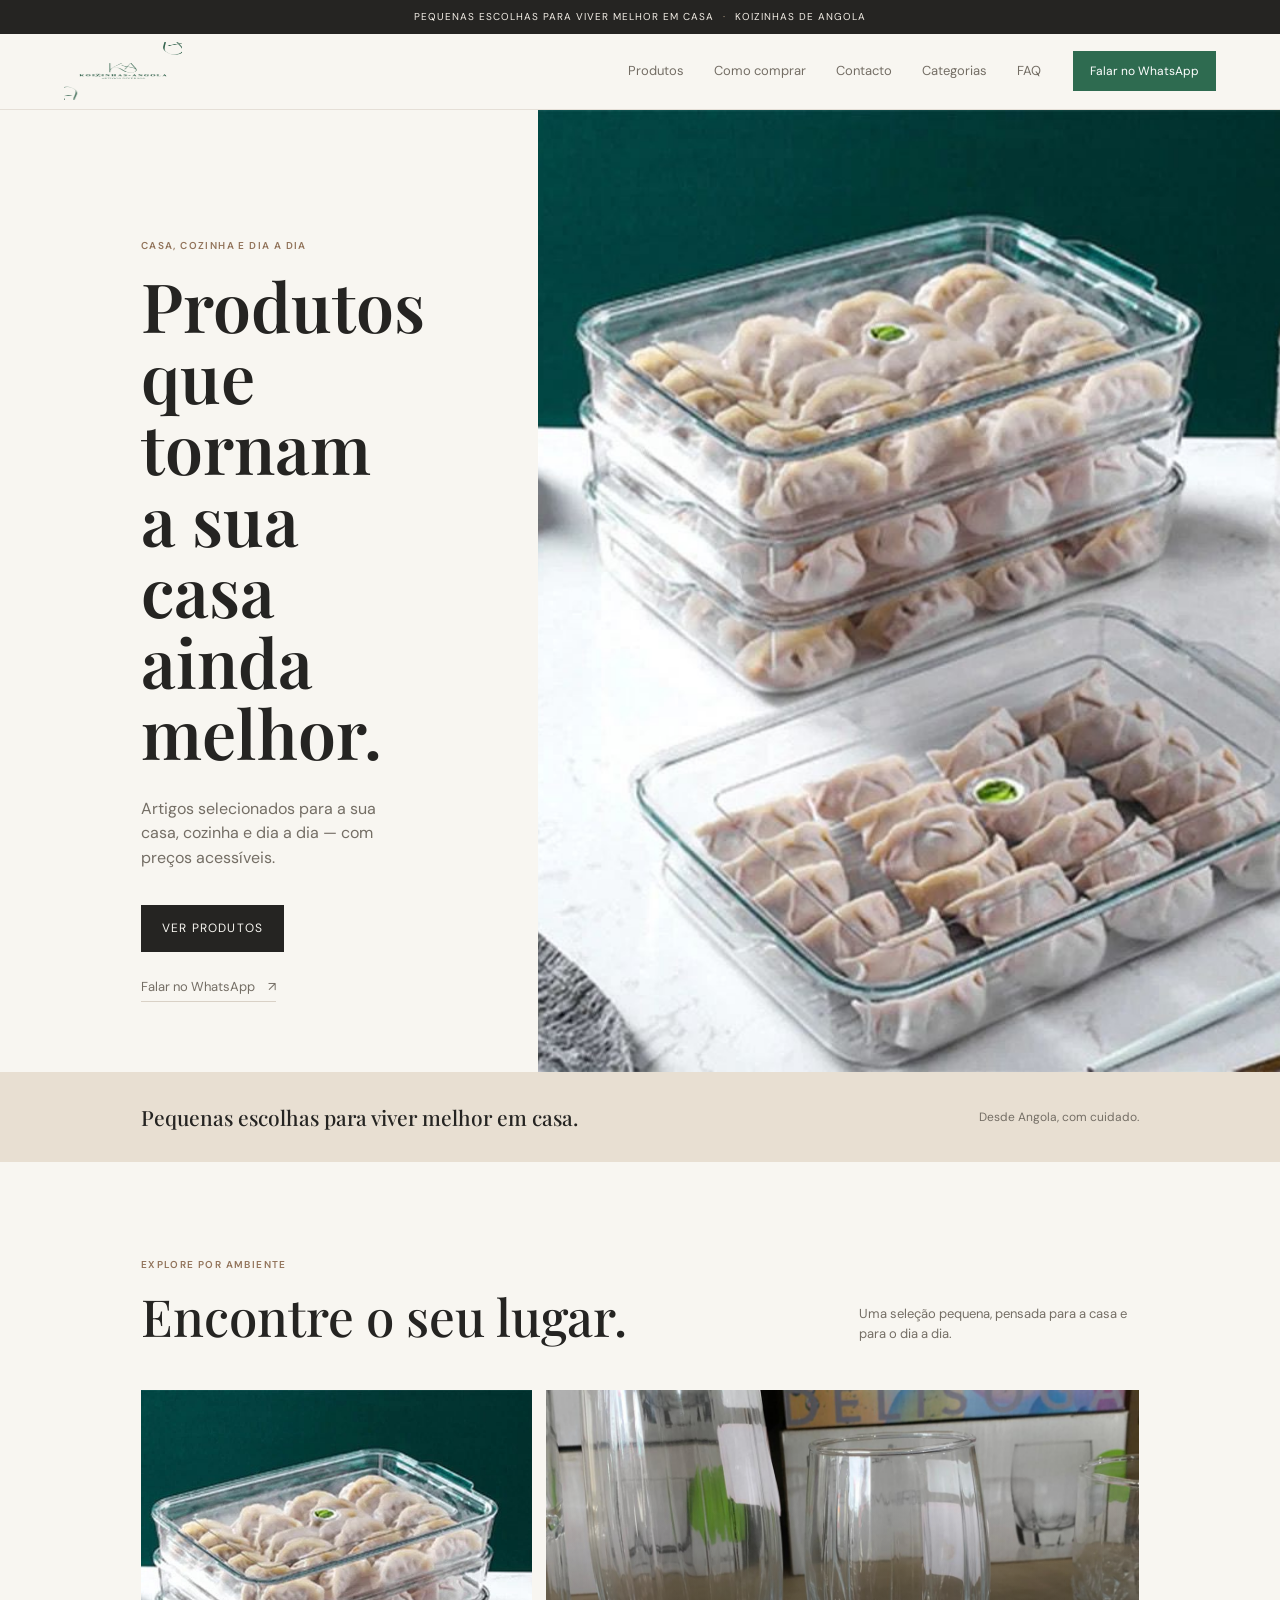
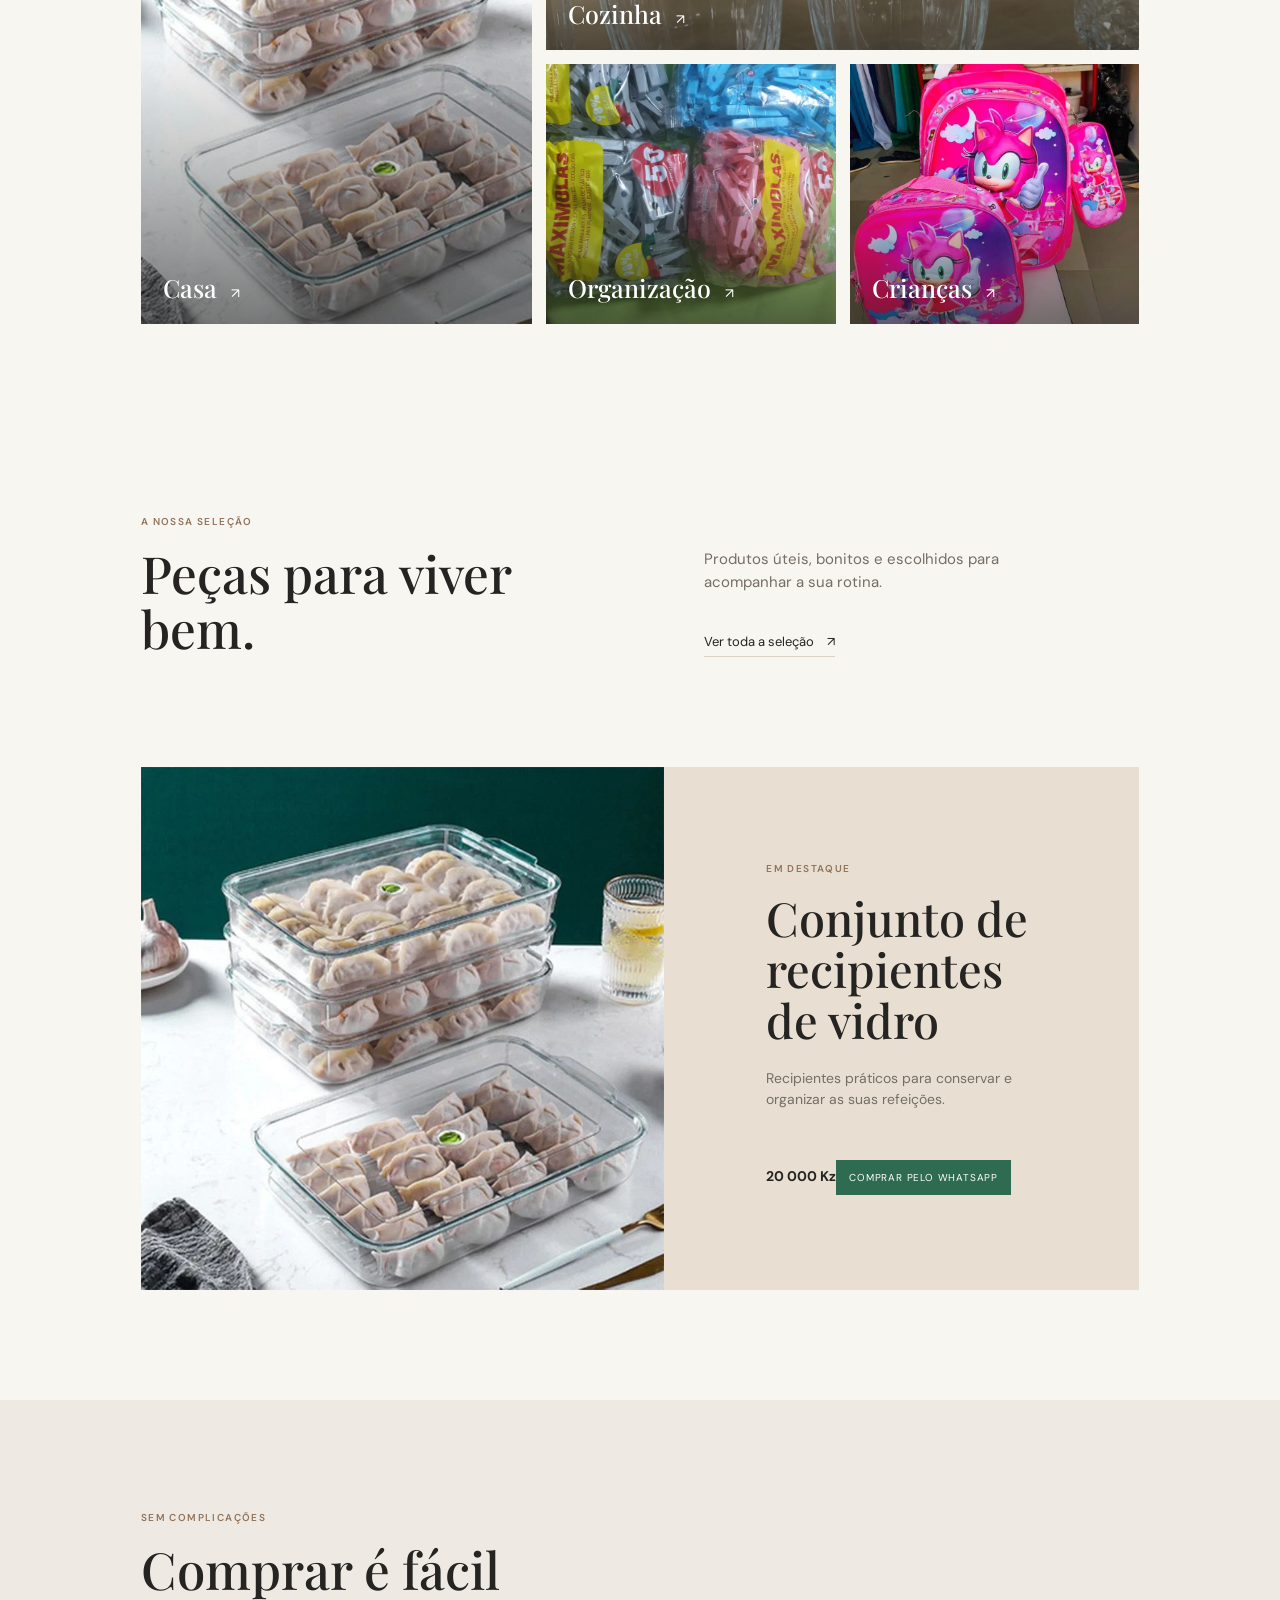
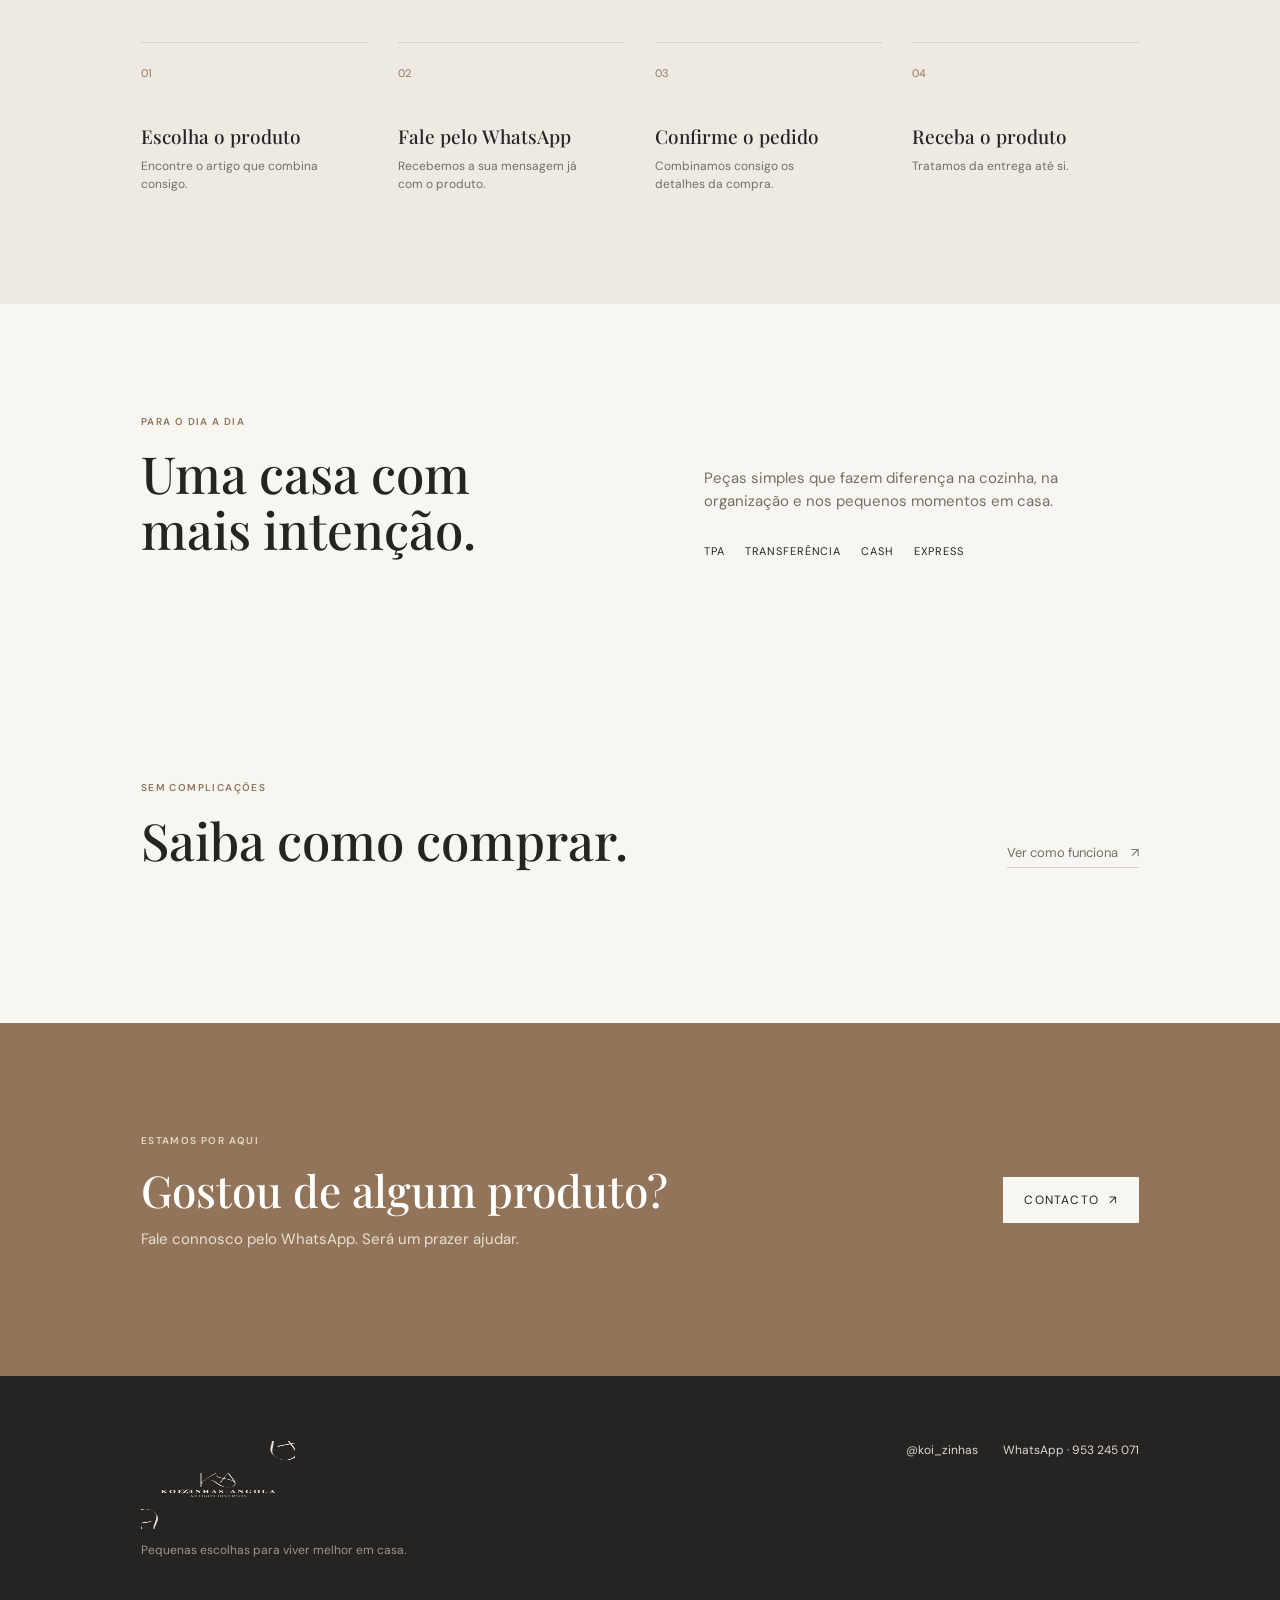
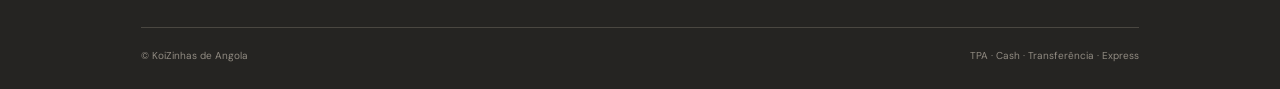
<file: index.html>
<!doctype html>
<html lang="pt-AO">
  <head>
    <meta charset="utf-8" />
    <meta name="viewport" content="width=device-width, initial-scale=1" />
    <title>KoiZinhas de Angola | Artigos para casa e lifestyle</title>
    <meta
      name="description"
      content="Artigos para casa, cozinha, organização e lifestyle. Compre facilmente pelo WhatsApp."
    />
    <meta property="og:title" content="KoiZinhas de Angola" />
    <meta
      property="og:description"
      content="Pequenas escolhas para viver melhor em casa."
    />
    <meta property="og:type" content="website" />
    <link rel="stylesheet" href="css/style.css" />
    <script src="js/app.js" defer></script>
  </head>
  <body>
    <div class="announcement-bar">
      Pequenas escolhas para viver melhor em casa <span>·</span> KoiZinhas de
      Angola
    </div>
    <header class="site-header">
      <a class="logo" href="#inicio" aria-label="KoiZinhas de Angola"
        ><img src="assets/logotipo1.png" alt="KoiZinhas de Angola"
      /></a>
      <nav class="main-nav" FFaria-label="Navegação principal">
        <a href="produtos.html">Produtos</a>
        <a href="como-comprar.html">Como comprar</a>
        <a href="contacto.html">Contacto</a>
        <a  href="produtos.html#categorias">Categorias</a>
        <a href="como-comprar.html#faq">FAQ</a>
      </nav>
      <a
        class="header-whatsapp"
        href="https://wa.me/244953245071"
        target="_blank"
        rel="noopener"
        >Falar no WhatsApp</a
      >
      <button
        class="menu-button"
        type="button"
        aria-expanded="false"
        aria-label="Abrir menu"
      >
        Menu
      </button>
    </header>

    <main id="inicio">
      <section class="hero">
        <div class="hero-copy">
          <p class="eyebrow">Casa, cozinha e dia a dia</p>
          <h1>Produtos que tornam a sua casa ainda melhor.</h1>
          <p class="hero-description">
            Artigos selecionados para a sua casa, cozinha e dia a dia — com
            preços acessíveis.
          </p>
          <div class="hero-actions">
            <a class="button dark" href="produtos.html">Ver produtos</a
            ><a
              class="underlined-link"
              href="https://wa.me/244953245071"
              target="_blank"
              rel="noopener"
              >Falar no WhatsApp <span>↗</span></a
            >
          </div>
        </div>
        <div class="hero-image">
          <img
            src="assets/WhatsApp Image 2026-09-14 at 06.25.52.jpeg"
            alt="Recipientes de vidro com alimentos"
            fetchpriority="high"
          />
        </div>
      </section>

      <section class="intro-strip">
        <p>Pequenas escolhas para viver melhor em casa.</p>
        <span>Desde Angola, com cuidado.</span>
      </section>

      <section class="category-showcase section">
        <div class="section-heading">
          <div>
            <p class="eyebrow">Explore por ambiente</p>
            <h2>Encontre o seu lugar.</h2>
          </div>
          <p>Uma seleção pequena, pensada para a casa e para o dia a dia.</p>
        </div>
        <div class="category-tiles">
          <a
            class="category-tile category-tile-large"
            href="produtos.html?category=Casa"
            ><img
              src="assets/WhatsApp Image 2026-09-14 at 06.25.52.jpeg"
              alt="Recipientes de vidro para a cozinha"
            /><span>Casa <b>↗</b></span></a
          >
          <a class="category-tile" href="produtos.html?category=Cozinha"
            ><img
              src="assets/WhatsApp Image 2026-09-14 at 06.25.52 (1).jpeg"
              alt="Conjunto de copos de vidro"
            /><span>Cozinha <b>↗</b></span></a
          >
          <a class="category-tile" href="produtos.html?category=Organização"
            ><img
              src="assets/WhatsApp Image 2026-09-14 at 06.26.06.jpeg"
              alt="Molas coloridas para roupa"
            /><span>Organização <b>↗</b></span></a
          >
          <a class="category-tile" href="produtos.html?category=Crianças"
            ><img
              src="assets/WhatsApp Image 2026-09-14 at 06.26.05.jpeg"
              alt="Mochila infantil colorida"
            /><span>Crianças <b>↗</b></span></a
          >
        </div>
      </section>

      <section class="section home-intro">
        <div>
          <p class="eyebrow">A nossa seleção</p>
          <h2>Peças para viver bem.</h2>
        </div>
        <div>
          <p>
            Produtos úteis, bonitos e escolhidos para acompanhar a sua rotina.
          </p>
          <a class="underlined-link" href="produtos.html"
            >Ver toda a seleção <span>↗</span></a
          >
        </div>
      </section>

      <section class="section feature-section" id="destaque"></section>

      <section class="section steps-section">
        <div class="section-heading">
          <div>
            <p class="eyebrow">Sem complicações</p>
            <h2>Comprar é fácil</h2>
          </div>
        </div>
        <div class="steps-grid">
          <article>
            <span>01</span>
            <h3>Escolha o produto</h3>
            <p>Encontre o artigo que combina consigo.</p>
          </article>
          <article>
            <span>02</span>
            <h3>Fale pelo WhatsApp</h3>
            <p>Recebemos a sua mensagem já com o produto.</p>
          </article>
          <article>
            <span>03</span>
            <h3>Confirme o pedido</h3>
            <p>Combinamos consigo os detalhes da compra.</p>
          </article>
          <article>
            <span>04</span>
            <h3>Receba o produto</h3>
            <p>Tratamos da entrega até si.</p>
          </article>
        </div>
      </section>

      <section class="section details-section">
        <div>
          <p class="eyebrow">Para o dia a dia</p>
          <h2>Uma casa com mais intenção.</h2>
        </div>
        <div class="details-copy">
          <p>
            Peças simples que fazem diferença na cozinha, na organização e nos
            pequenos momentos em casa.
          </p>
          <div class="payments">
            <span>TPA</span><span>Transferência</span><span>Cash</span
            ><span>Express</span>
          </div>
        </div>
      </section>

      <section class="section faq-section">
        <div class="section-heading">
          <div>
            <p class="eyebrow">Sem complicações</p>
            <h2>Saiba como comprar.</h2>
          </div>
          <a class="underlined-link" href="como-comprar.html"
            >Ver como funciona <span>↗</span></a
          >
        </div>
      </section>

      <section class="section contact-section">
        <div>
          <p class="eyebrow">Estamos por aqui</p>
          <h2>Gostou de algum produto?</h2>
          <p>Fale connosco pelo WhatsApp. Será um prazer ajudar.</p>
        </div>
        <a class="button light" href="contacto.html">Contacto <span>↗</span></a>
      </section>
    </main>

    <footer class="footer">
      <div>
        <a class="logo light-logo" href="index.html"
          ><img src="assets/logotipo1.png" alt="KoiZinhas de Angola"
        /></a>
        <p>Pequenas escolhas para viver melhor em casa.</p>
      </div>
      <div class="footer-links">
        <a
          href="https://instagram.com/koi_zinhas"
          target="_blank"
          rel="noopener"
          >@koi_zinhas</a
        ><a href="contacto.html">WhatsApp · 953 245 071</a>
      </div>
      <div class="footer-bottom">
        <span>© KoiZinhas de Angola</span
        ><span>TPA · Cash · Transferência · Express</span>
      </div>
    </footer>
    <div class="mobile-bar">
      <a href="produtos.html">Ver produtos</a
      ><a href="https://wa.me/244953245071" target="_blank" rel="noopener"
        >WhatsApp</a
      >
    </div>
    <dialog class="product-dialog" id="product-dialog">
      <button class="dialog-close" type="button" aria-label="Fechar detalhes">
        ×
      </button>
      <div id="dialog-content"></div>
    </dialog>
  </body>
</html>
</file>
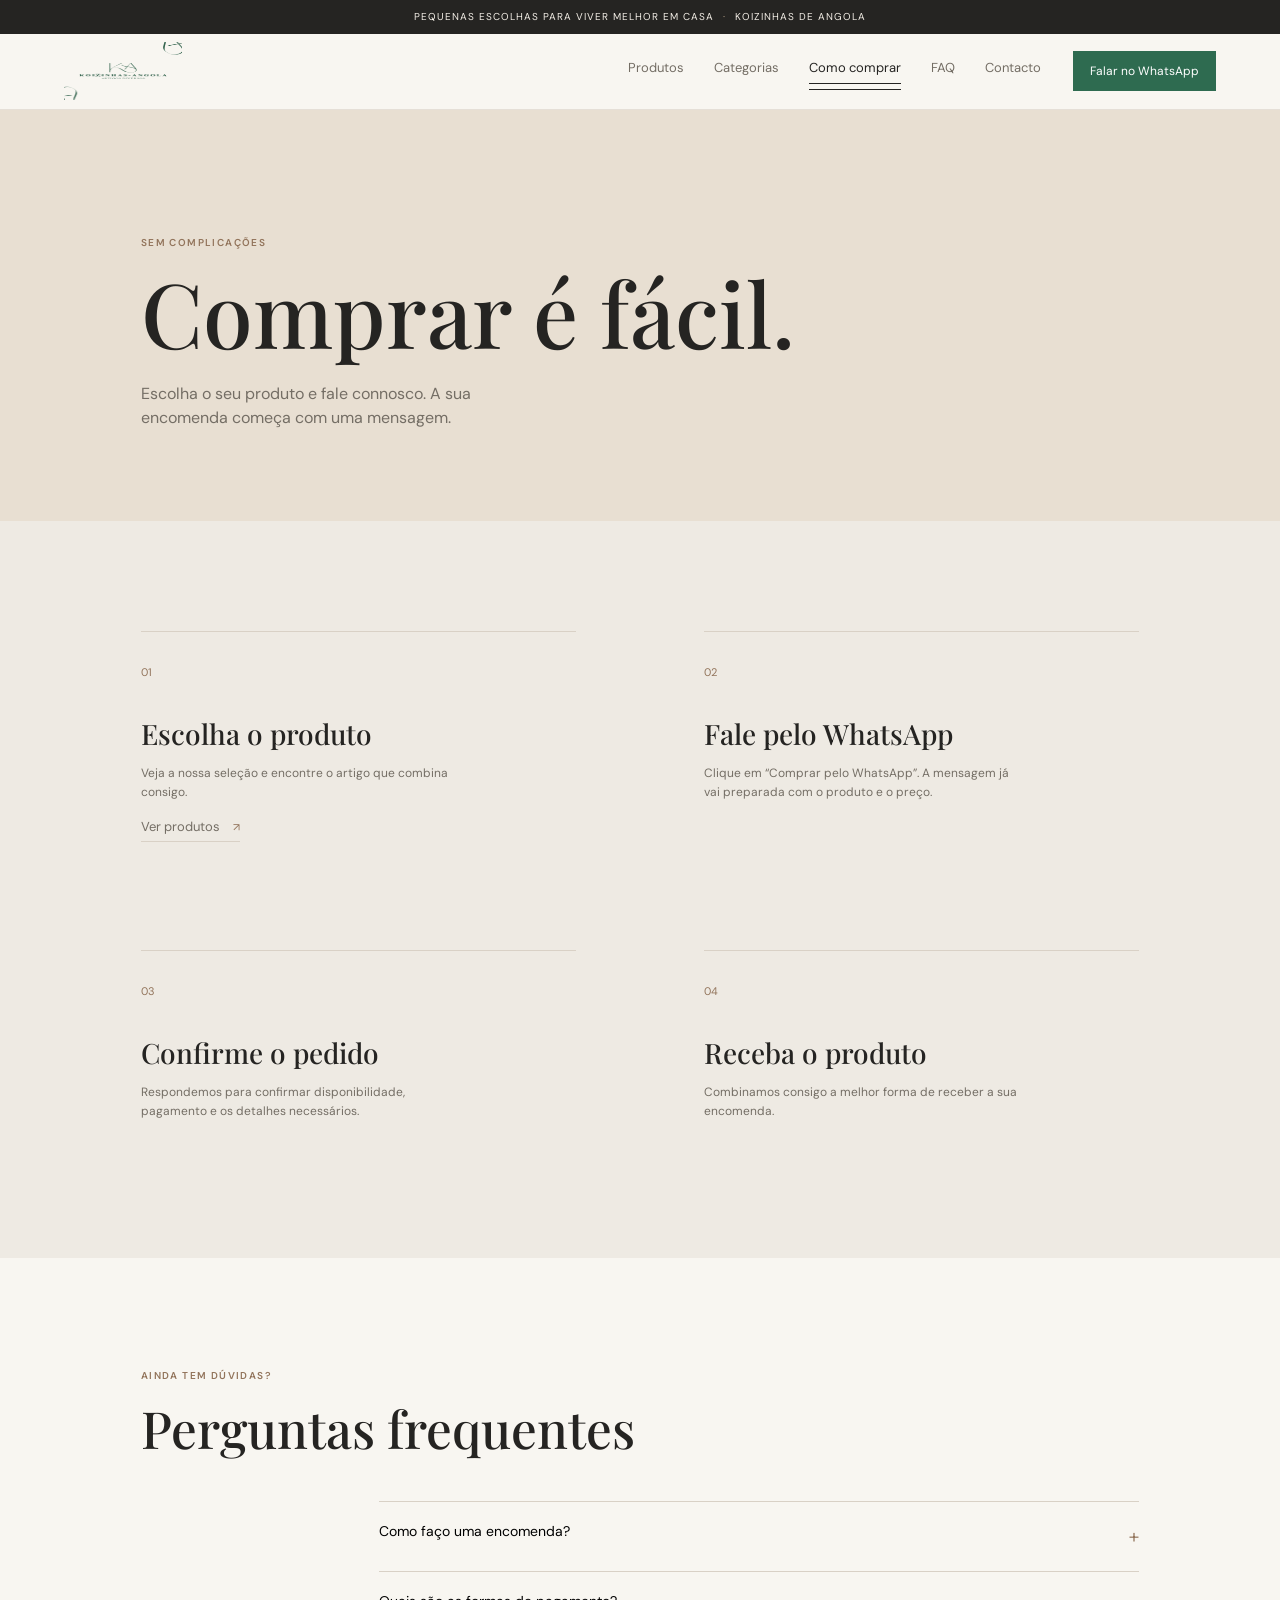
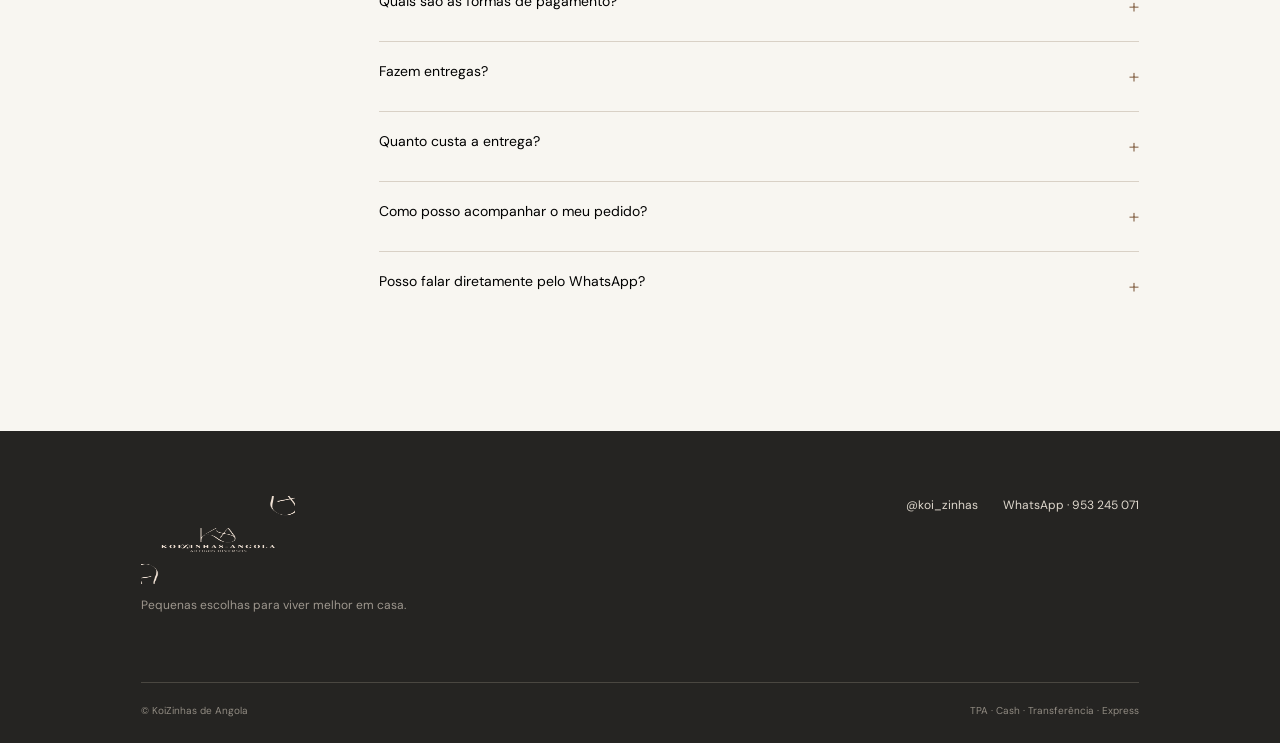
<file: como-comprar.html>
<!doctype html>
<html lang="pt-AO">
<head><meta charset="utf-8"><meta name="viewport" content="width=device-width, initial-scale=1"><title>Como comprar | KoiZinhas de Angola</title><meta name="description" content="Saiba como comprar na KoiZinhas de Angola através do WhatsApp."><link rel="stylesheet" href="css/style.css"><script src="js/app.js" defer></script></head>
<body>
<div class="announcement-bar">Pequenas escolhas para viver melhor em casa <span>·</span> KoiZinhas de Angola</div>
<header class="site-header"><a class="logo" href="index.html"><img src="assets/logotipo1.png" alt="KoiZinhas de Angola" /></a><nav class="main-nav" aria-label="Navegação principal"><a href="produtos.html">Produtos</a><a href="produtos.html#categorias">Categorias</a><a class="current" href="como-comprar.html">Como comprar</a><a href="como-comprar.html#faq">FAQ</a><a href="contacto.html">Contacto</a></nav><a class="header-whatsapp" href="https://wa.me/244953245071" target="_blank" rel="noopener">Falar no WhatsApp</a><button class="menu-button" type="button" aria-expanded="false" aria-label="Abrir menu">Menu</button></header>
<main><section class="page-heading"><p class="eyebrow">Sem complicações</p><h1>Comprar é fácil.</h1><p>Escolha o seu produto e fale connosco. A sua encomenda começa com uma mensagem.</p></section><section class="section steps-page"><div class="steps-grid"><article><span>01</span><h2>Escolha o produto</h2><p>Veja a nossa seleção e encontre o artigo que combina consigo.</p><a class="underlined-link" href="produtos.html">Ver produtos <span>↗</span></a></article><article><span>02</span><h2>Fale pelo WhatsApp</h2><p>Clique em “Comprar pelo WhatsApp”. A mensagem já vai preparada com o produto e o preço.</p></article><article><span>03</span><h2>Confirme o pedido</h2><p>Respondemos para confirmar disponibilidade, pagamento e os detalhes necessários.</p></article><article><span>04</span><h2>Receba o produto</h2><p>Combinamos consigo a melhor forma de receber a sua encomenda.</p></article></div></section><section class="section faq-page" id="faq"><div class="section-heading"><div><p class="eyebrow">Ainda tem dúvidas?</p><h2>Perguntas frequentes</h2></div></div><div class="faq-list" id="faq-list"></div></section></main>
<footer class="footer"><div><a class="logo light-logo" href="index.html"><img src="assets/logotipo1.png" alt="KoiZinhas de Angola" /></a><p>Pequenas escolhas para viver melhor em casa.</p></div><div class="footer-links"><a href="https://instagram.com/koi_zinhas" target="_blank" rel="noopener">@koi_zinhas</a><a href="contacto.html">WhatsApp · 953 245 071</a></div><div class="footer-bottom"><span>© KoiZinhas de Angola</span><span>TPA · Cash · Transferência · Express</span></div></footer><div class="mobile-bar"><a href="produtos.html">Produtos</a><a href="https://wa.me/244953245071" target="_blank" rel="noopener">WhatsApp</a></div>
</body></html>
</file>
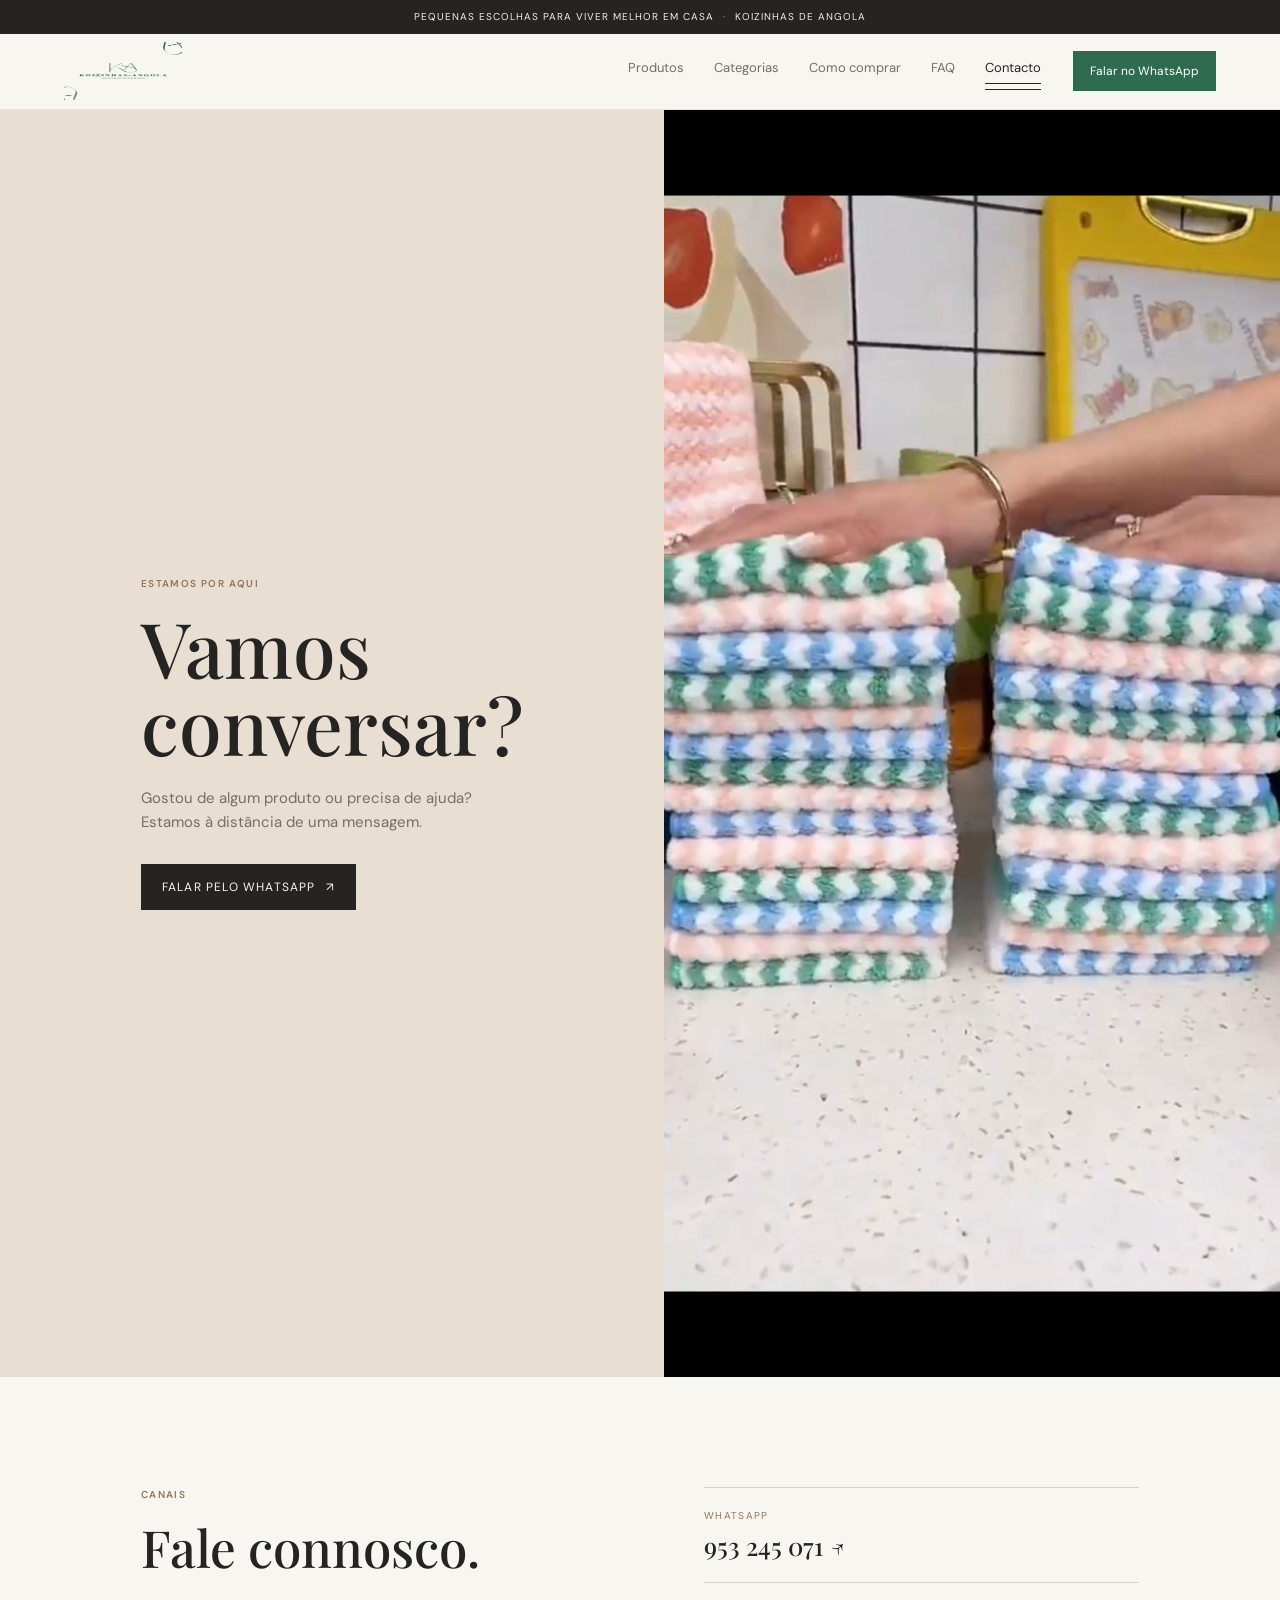
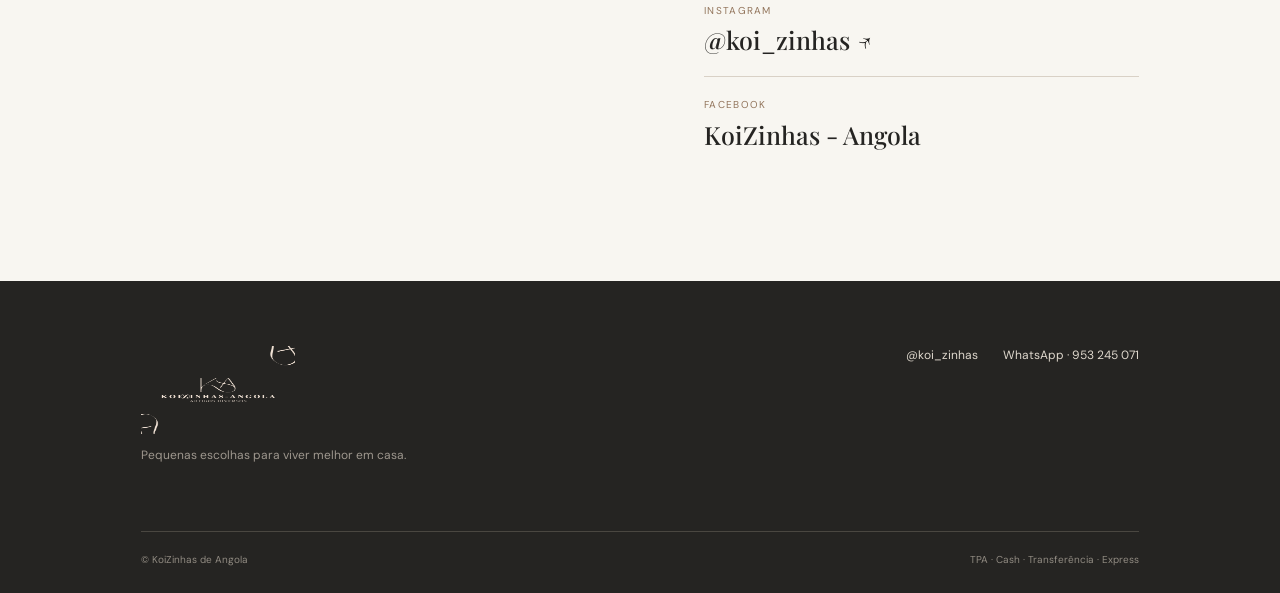
<file: contacto.html>
<!doctype html>
<html lang="pt-AO">
  <head>
    <meta charset="utf-8" />
    <meta name="viewport" content="width=device-width, initial-scale=1" />
    <title>Contacto | KoiZinhas de Angola</title>
    <meta
      name="description"
      content="Fale com a KoiZinhas de Angola pelo WhatsApp e Instagram."
    />
    <link rel="stylesheet" href="css/style.css" />
    <script src="js/app.js" defer></script>
  </head>
  <body>
    <div class="announcement-bar">
      Pequenas escolhas para viver melhor em casa <span>·</span> KoiZinhas de
      Angola
    </div>
    <header class="site-header">
      <a class="logo" href="index.html"><img src="assets/logotipo1.png" alt="KoiZinhas de Angola" /></a>
      <nav class="main-nav" aria-label="Navegação principal">
        <a href="produtos.html">Produtos</a
        ><a href="produtos.html#categorias">Categorias</a
        ><a href="como-comprar.html">Como comprar</a
        ><a href="como-comprar.html#faq">FAQ</a
        ><a class="current" href="contacto.html">Contacto</a>
      </nav>
      <a
        class="header-whatsapp"
        href="https://wa.me/244953245071"
        target="_blank"
        rel="noopener"
        >Falar no WhatsApp</a
      ><button
        class="menu-button"
        type="button"
        aria-expanded="false"
        aria-label="Abrir menu"
      >
        Menu
      </button>
    </header>
    <main>
      <section class="contact-hero">
        <div>
          <p class="eyebrow">Estamos por aqui</p>
          <h1>Vamos conversar?</h1>
          <p>
            Gostou de algum produto ou precisa de ajuda? Estamos à distância de
            uma mensagem.
          </p>
          <a
            class="button dark"
            href="https://wa.me/244953245071"
            target="_blank"
            rel="noopener"
            >Falar pelo WhatsApp <span>↗</span></a
          >
        </div>
        <img
          src="assets/WhatsApp Image 2026-09-14 at 06.26.05 (1).jpeg"
          alt="Toalhas coloridas para a cozinha"
        />
      </section>
      <section class="section contact-details">
        <div>
          <p class="eyebrow">Canais</p>
          <h2>Fale connosco.</h2>
        </div>
        <div class="contact-links">
          <a href="https://wa.me/244953245071" target="_blank" rel="noopener"
            ><small>WhatsApp</small><strong>953 245 071 ↗</strong></a
          ><a
            href="https://instagram.com/koi_zinhas"
            target="_blank"
            rel="noopener"
            ><small>Instagram</small><strong>@koi_zinhas ↗</strong></a
          >
          <div><small>Facebook</small><strong>KoiZinhas - Angola</strong></div>
        </div>
      </section>
    </main>
    <footer class="footer">
      <div>
        <a class="logo light-logo" href="index.html"><img src="assets/logotipo1.png" alt="KoiZinhas de Angola" /></a>
        <p>Pequenas escolhas para viver melhor em casa.</p>
      </div>
      <div class="footer-links">
        <a
          href="https://instagram.com/koi_zinhas"
          target="_blank"
          rel="noopener"
          >@koi_zinhas</a
        ><a href="https://wa.me/244953245071" target="_blank" rel="noopener"
          >WhatsApp · 953 245 071</a
        >
      </div>
      <div class="footer-bottom">
        <span>© KoiZinhas de Angola</span
        ><span>TPA · Cash · Transferência · Express</span>
      </div>
    </footer>
    <div class="mobile-bar">
      <a href="produtos.html">Produtos</a
      ><a href="https://wa.me/244953245071" target="_blank" rel="noopener"
        >WhatsApp</a
      >
    </div>
  </body>
</html>
</file>
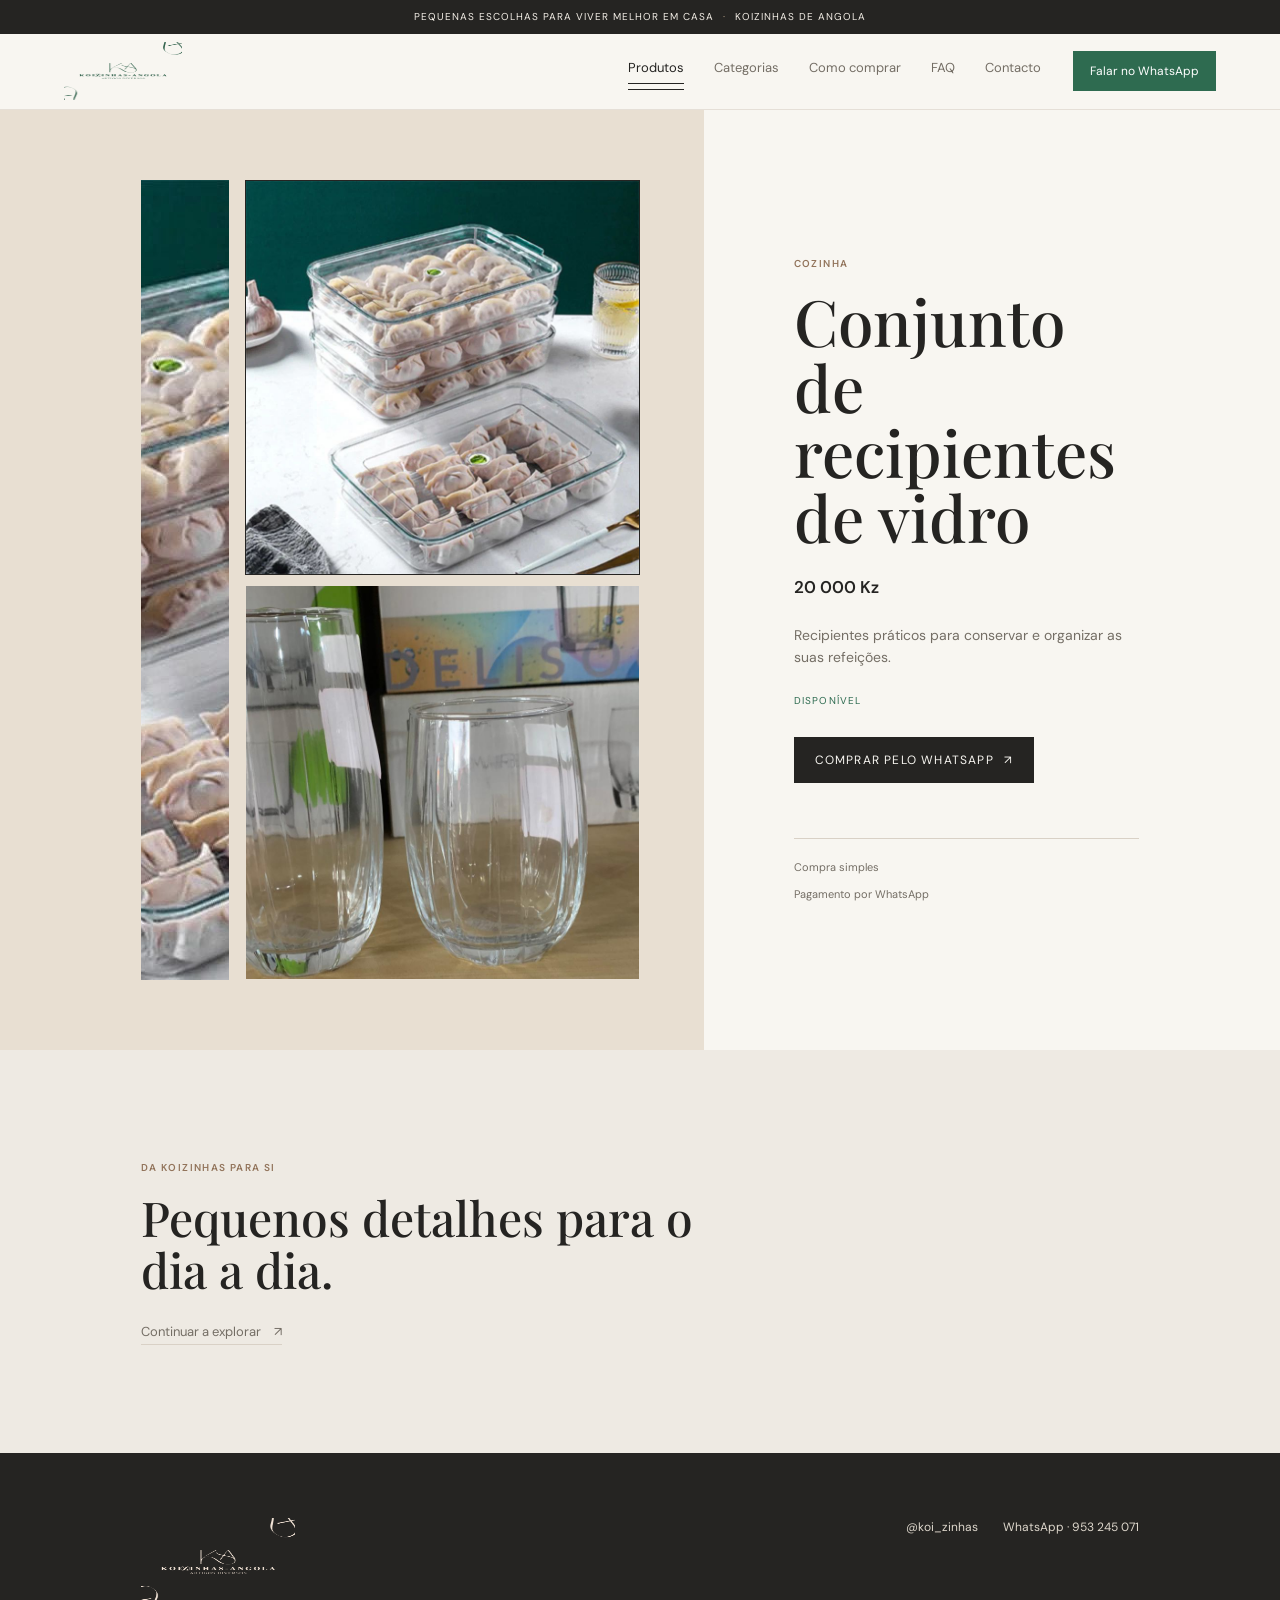
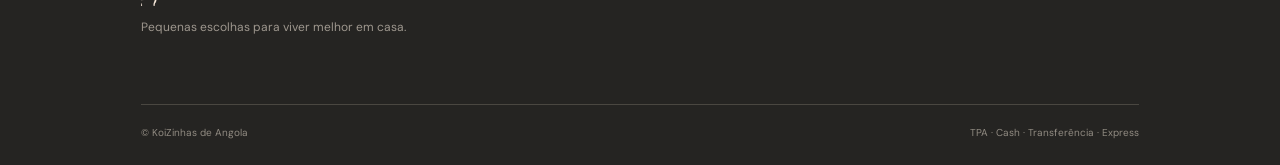
<file: produto.html>
<!doctype html>
<html lang="pt-AO">
<head><meta charset="utf-8"><meta name="viewport" content="width=device-width, initial-scale=1"><title>Produto | KoiZinhas de Angola</title><meta name="description" content="Conheça este produto da KoiZinhas de Angola."><link rel="stylesheet" href="css/style.css"><script src="js/app.js" defer></script></head>
<body>
<div class="announcement-bar">Pequenas escolhas para viver melhor em casa <span>·</span> KoiZinhas de Angola</div>
<header class="site-header"><a class="logo" href="index.html"><img src="assets/logotipo1.png" alt="KoiZinhas de Angola" /></a><nav class="main-nav" aria-label="Navegação principal"><a class="current" href="produtos.html">Produtos</a><a href="produtos.html#categorias">Categorias</a><a href="como-comprar.html">Como comprar</a><a href="como-comprar.html#faq">FAQ</a><a href="contacto.html">Contacto</a></nav><a class="header-whatsapp" href="https://wa.me/244953245071" target="_blank" rel="noopener">Falar no WhatsApp</a><button class="menu-button" type="button" aria-expanded="false" aria-label="Abrir menu">Menu</button></header>
<main id="product-page"><div class="product-detail-loading">A carregar produto...</div></main>
<footer class="footer"><div><a class="logo light-logo" href="index.html"><img src="assets/logotipo1.png" alt="KoiZinhas de Angola" /></a><p>Pequenas escolhas para viver melhor em casa.</p></div><div class="footer-links"><a href="https://instagram.com/koi_zinhas" target="_blank" rel="noopener">@koi_zinhas</a><a href="contacto.html">WhatsApp · 953 245 071</a></div><div class="footer-bottom"><span>© KoiZinhas de Angola</span><span>TPA · Cash · Transferência · Express</span></div></footer><div class="mobile-bar"><a href="produtos.html">Produtos</a><a href="https://wa.me/244953245071" target="_blank" rel="noopener">WhatsApp</a></div>
</body></html>
</file>
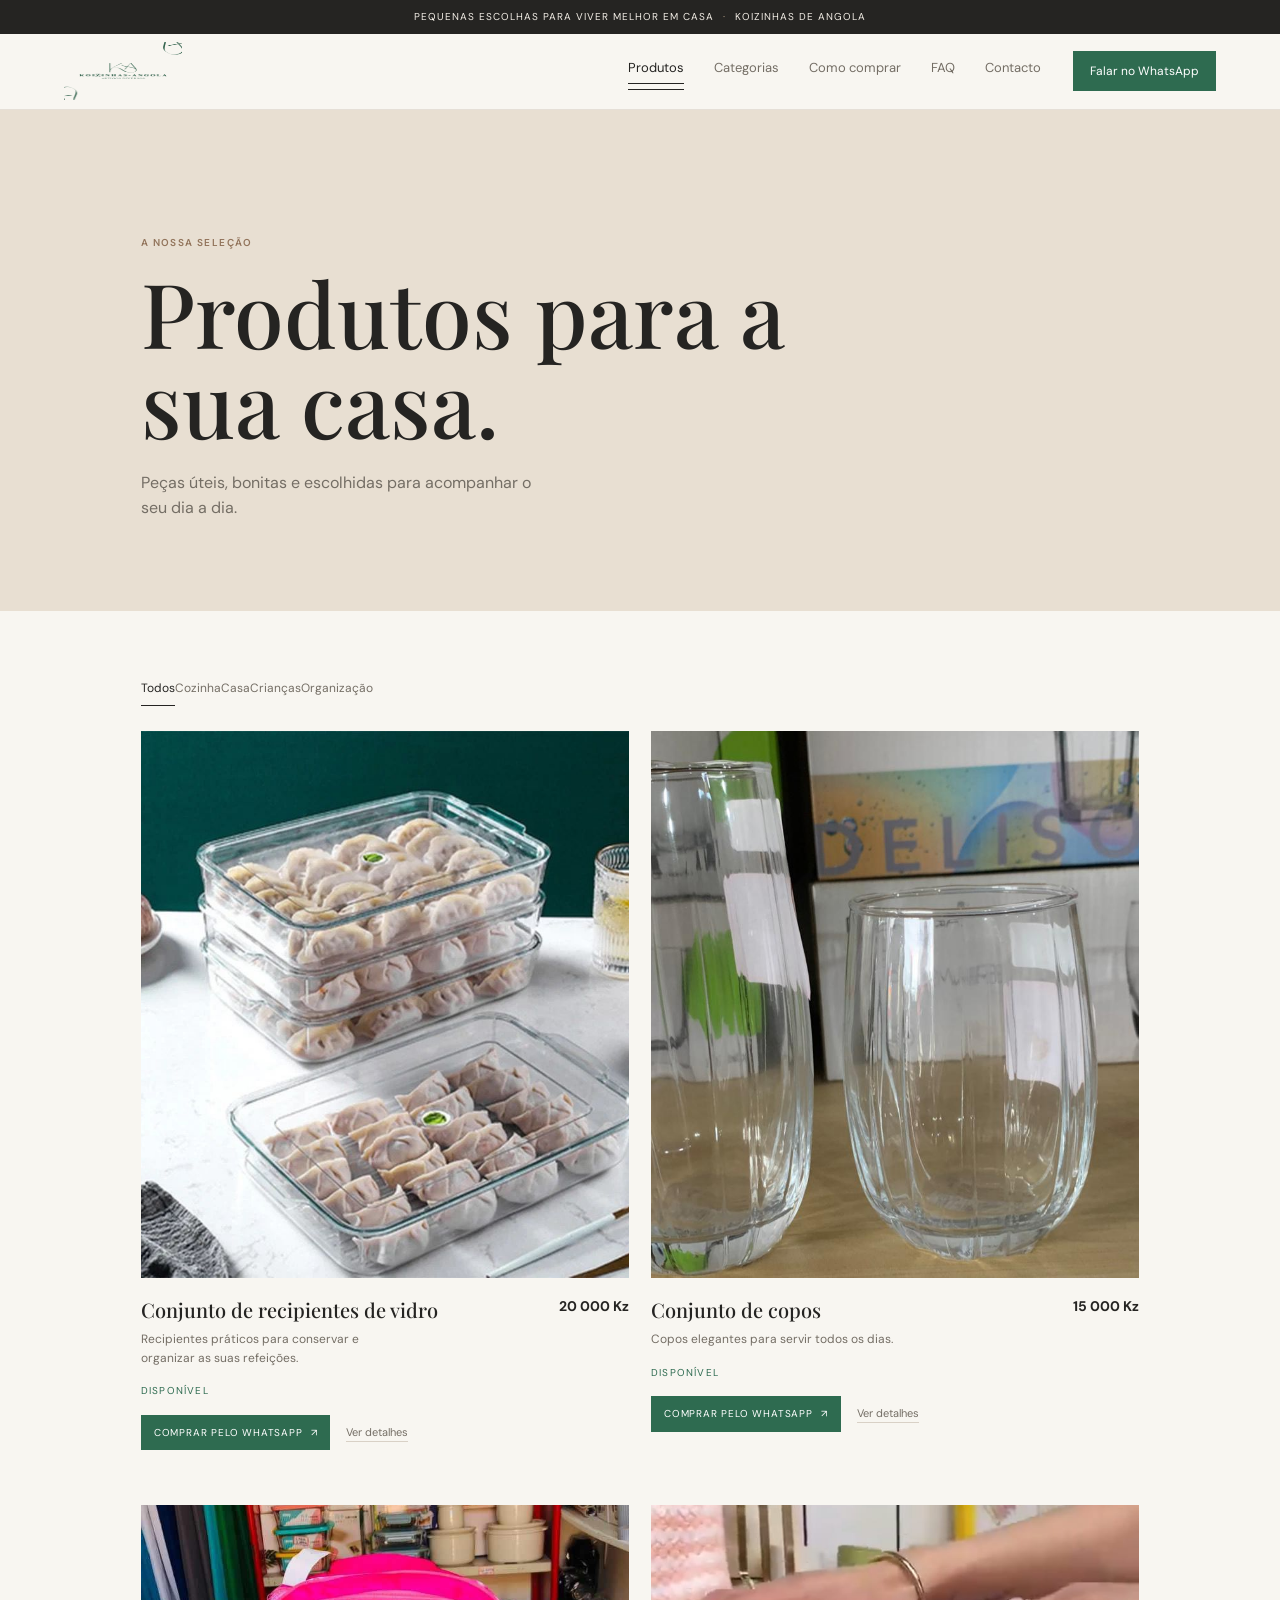
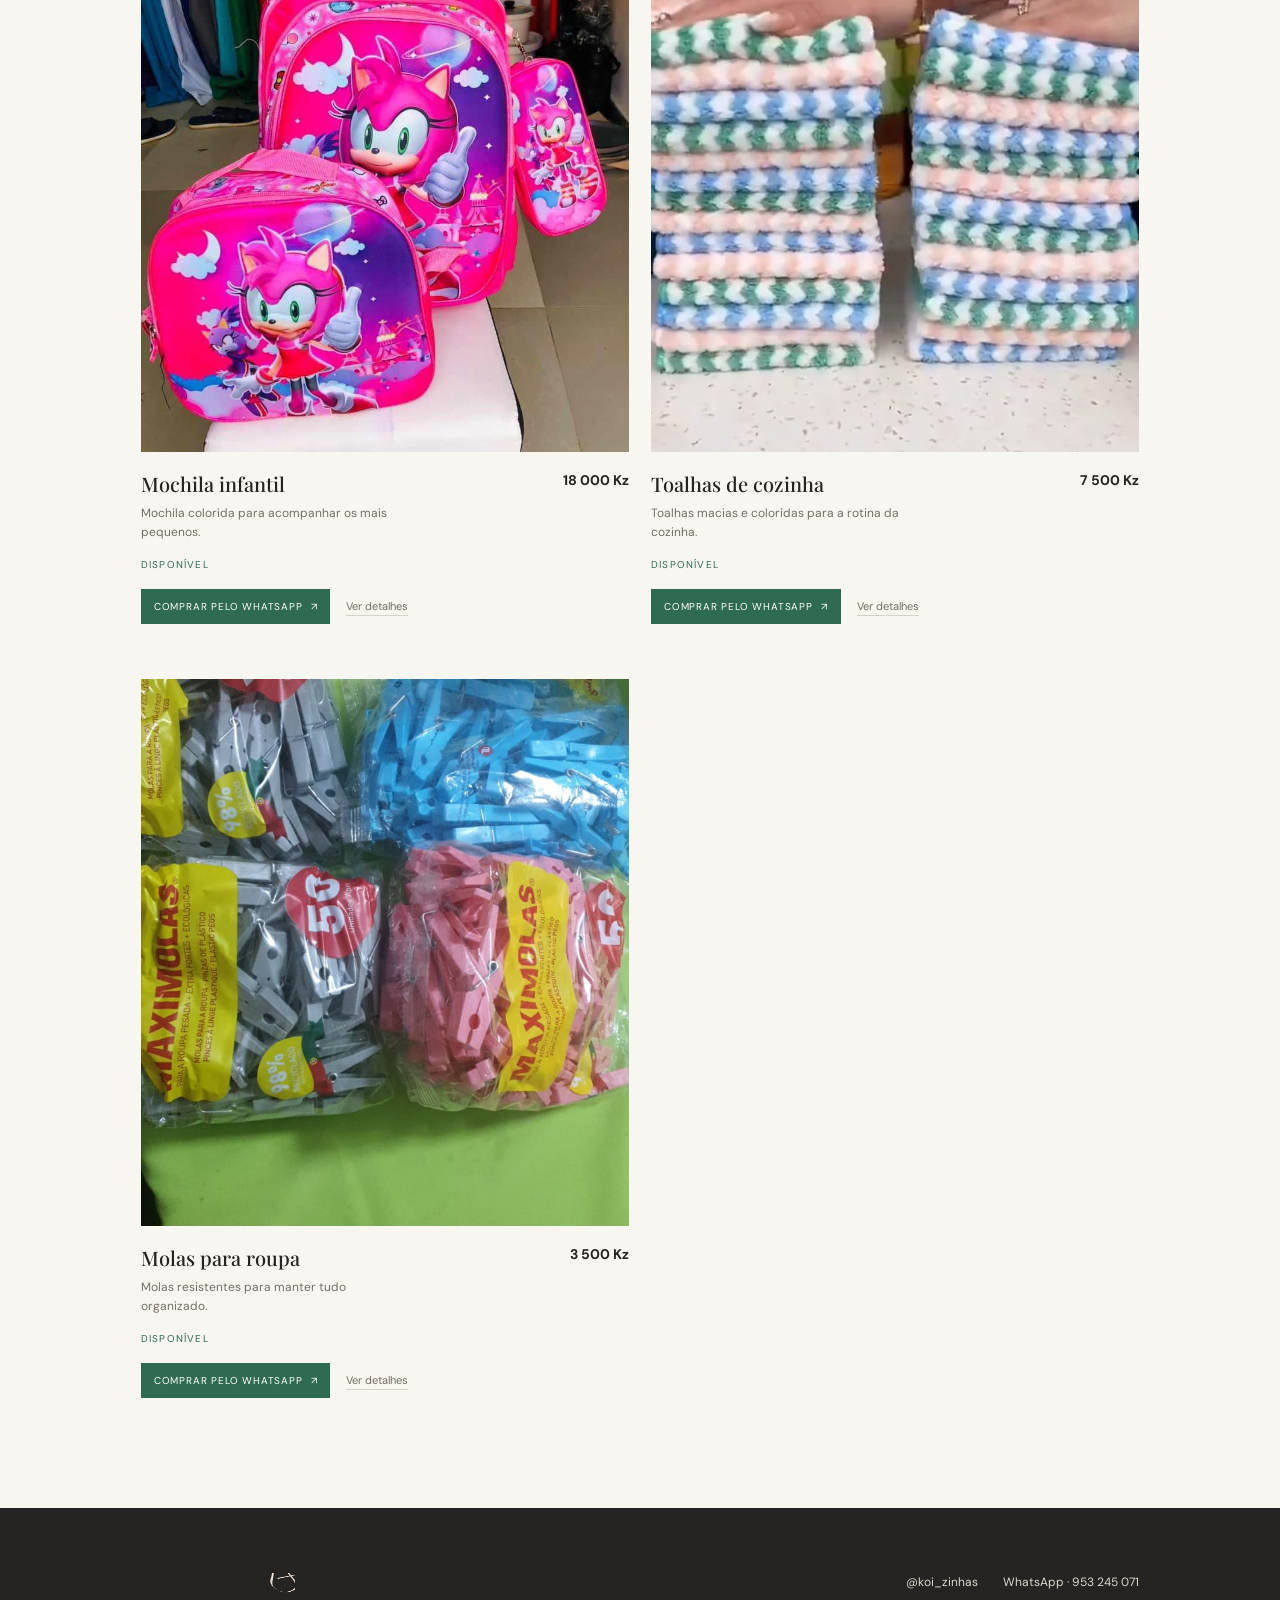
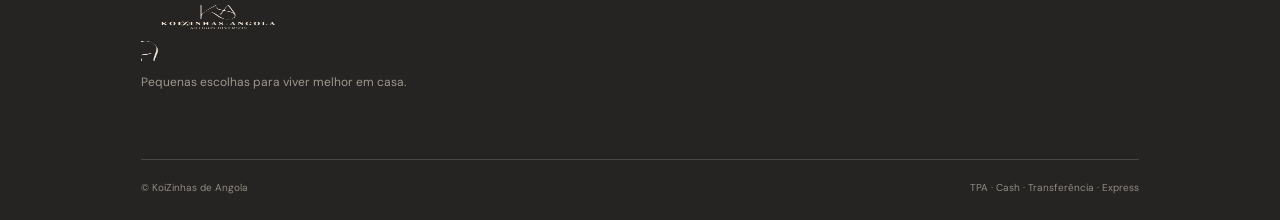
<file: produtos.html>
<!doctype html>
<html lang="pt-AO">
<head><meta charset="utf-8"><meta name="viewport" content="width=device-width, initial-scale=1"><title>Produtos | KoiZinhas de Angola</title><meta name="description" content="Conheça a seleção de produtos da KoiZinhas de Angola."><link rel="stylesheet" href="css/style.css"><script src="js/app.js" defer></script></head>
<body>
<div class="announcement-bar">Pequenas escolhas para viver melhor em casa <span>·</span> KoiZinhas de Angola</div>
<header class="site-header"><a class="logo" href="index.html"><img src="assets/logotipo1.png" alt="KoiZinhas de Angola" /></a><nav class="main-nav" aria-label="Navegação principal"><a class="current" href="produtos.html">Produtos</a><a href="produtos.html#categorias">Categorias</a><a href="como-comprar.html">Como comprar</a><a href="como-comprar.html#faq">FAQ</a><a href="contacto.html">Contacto</a></nav><a class="header-whatsapp" href="https://wa.me/244953245071" target="_blank" rel="noopener">Falar no WhatsApp</a><button class="menu-button" type="button" aria-expanded="false" aria-label="Abrir menu">Menu</button></header>
<main><section class="page-heading"><p class="eyebrow">A nossa seleção</p><h1>Produtos para a sua casa.</h1><p>Peças úteis, bonitas e escolhidas para acompanhar o seu dia a dia.</p></section><section class="section products-page"><div class="category-list" id="categorias"><div id="categories" aria-label="Categorias"></div></div><div class="product-grid" id="product-grid"></div></section></main>
<footer class="footer"><div><a class="logo light-logo" href="index.html"><img src="assets/logotipo1.png" alt="KoiZinhas de Angola" /></a><p>Pequenas escolhas para viver melhor em casa.</p></div><div class="footer-links"><a href="https://instagram.com/koi_zinhas" target="_blank" rel="noopener">@koi_zinhas</a><a href="contacto.html">WhatsApp · 953 245 071</a></div><div class="footer-bottom"><span>© KoiZinhas de Angola</span><span>TPA · Cash · Transferência · Express</span></div></footer><div class="mobile-bar"><a href="index.html">Início</a><a href="https://wa.me/244953245071" target="_blank" rel="noopener">WhatsApp</a></div><dialog class="product-dialog" id="product-dialog"><button class="dialog-close" type="button" aria-label="Fechar detalhes">×</button><div id="dialog-content"></div></dialog>
</body></html>
</file>
<file: css/style.css>
@import url('https://fonts.googleapis.com/css2?family=DM+Sans:wght@400;500;600&family=Playfair+Display:wght@500;600&display=swap');
:root{--ink:#252422;--muted:#746e65;--paper:#f8f6f1;--sand:#e8dfd2;--line:#d9d1c6;--wood:#92745b;--green:#2e6b50;--serif:'Playfair Display',Georgia,serif;--sans:'DM Sans',Arial,sans-serif}*{box-sizing:border-box}html{scroll-behavior:smooth}body{margin:0;background:var(--paper);color:var(--ink);font-family:var(--sans);font-size:15px;line-height:1.55}a{color:inherit;text-decoration:none}button{font:inherit}.site-header{height:76px;padding:0 5vw;display:flex;align-items:center;gap:32px;background:rgba(248,246,241,.96);border-bottom:1px solid rgba(217,209,198,.6);position:sticky;top:0;z-index:5}.logo{font-size:19px;font-weight:600;letter-spacing:.11em}.logo span{font-weight:400}.main-nav{display:flex;gap:30px;margin-left:auto}.main-nav a{font-size:13px;color:var(--muted)}.header-whatsapp{background:var(--green);color:#fff;padding:11px 17px;font-size:12px}.menu-button{display:none;border:0;background:none;color:var(--muted)}.hero{display:grid;grid-template-columns:42% 58%;min-height:650px}.hero-copy{padding:clamp(70px,10vw,145px) 10vw 70px 11vw;display:flex;flex-direction:column;justify-content:center}.eyebrow{margin:0 0 17px;color:var(--wood);font-size:10px;font-weight:600;letter-spacing:.14em;text-transform:uppercase}.hero h1{max-width:600px;margin:0;font:600 clamp(42px,5.3vw,78px)/1.05 var(--serif)}.hero-description{max-width:360px;margin:28px 0 34px;color:var(--muted);font-size:16px}.hero-actions{display:flex;align-items:center;gap:25px;flex-wrap:wrap}.button{display:inline-flex;align-items:center;justify-content:center;padding:14px 21px;font-size:12px;letter-spacing:.1em;text-transform:uppercase}.button.dark{background:var(--ink);color:var(--paper)}.button.light{background:var(--paper);color:var(--ink)}.underlined-link{border-bottom:1px solid var(--line);padding-bottom:4px;color:var(--muted);font-size:13px}.underlined-link span,.button span{margin-left:10px}.hero-image{min-height:500px}.hero-image img,.feature-wrap>img{display:block;width:100%;height:100%;object-fit:cover}.intro-strip{display:flex;justify-content:space-between;align-items:center;padding:31px 11vw;background:var(--sand);font:500 21px var(--serif)}.intro-strip p{margin:0}.intro-strip span{color:var(--muted);font:12px var(--sans)}.section{padding:110px 11vw}.section-heading{display:flex;justify-content:space-between;align-items:end;margin-bottom:45px}.section h2{margin:0;font:500 clamp(34px,4vw,54px)/1.08 var(--serif)}.section-heading>p{max-width:280px;margin:0;color:var(--muted);font-size:13px}.category-list{display:flex;gap:24px;margin-bottom:25px;overflow:auto}.category-button{padding:0 0 8px;border:0;border-bottom:1px solid transparent;background:none;color:var(--muted);cursor:pointer;font-size:12px;white-space:nowrap}.category-button.active{border-color:var(--ink);color:var(--ink)}.product-grid{display:grid;grid-template-columns:repeat(2,1fr);gap:55px 22px}.product-card{min-width:0}.product-image{display:block;width:100%;aspect-ratio:1/1.12;padding:0;border:0;background:var(--sand);overflow:hidden;cursor:pointer}.product-image img{width:100%;height:100%;object-fit:cover;transition:transform .5s}.product-image:hover img{transform:scale(1.03)}.product-meta{display:flex;justify-content:space-between;gap:15px;margin-top:18px}.product-meta h3{margin:0 0 7px;font:500 20px var(--serif)}.product-meta p{max-width:260px;margin:0;color:var(--muted);font-size:12px}.product-meta strong,.feature-copy>strong,.dialog-copy>strong{font-size:14px;white-space:nowrap}.availability{margin:16px 0;color:var(--green);font-size:10px;letter-spacing:.12em;text-transform:uppercase}.product-actions{display:flex;align-items:center;gap:16px}.buy-button{display:inline-flex;background:var(--green);color:#fff;padding:10px 13px;border:0;font-size:10px;letter-spacing:.08em;text-transform:uppercase}.details-button{padding:0;border:0;border-bottom:1px solid var(--line);background:none;color:var(--muted);cursor:pointer;font-size:11px}.feature-section{padding-top:0}.feature-wrap{display:grid;grid-template-columns:1.1fr 1fr;background:var(--sand)}.feature-wrap>img{min-height:470px}.feature-copy{align-self:center;padding:65px 8vw}.feature-copy h2{font-size:47px}.feature-copy>p:not(.eyebrow){max-width:330px;margin:22px 0;color:var(--muted);font-size:14px}.feature-copy .buy-button{width:max-content;margin-top:27px}.steps-section{background:#eeeae3}.steps-grid{display:grid;grid-template-columns:repeat(4,1fr);gap:30px}.steps-grid article{border-top:1px solid var(--line);padding-top:18px}.steps-grid span{color:var(--wood);font-size:11px}.steps-grid h3{margin:38px 0 8px;font:500 19px var(--serif)}.steps-grid p{max-width:180px;margin:0;color:var(--muted);font-size:12px}.details-section{display:grid;grid-template-columns:1fr 1fr;gap:10vw}.details-copy{max-width:390px;padding-top:38px;color:var(--muted)}.payments{display:flex;flex-wrap:wrap;gap:9px 20px;margin-top:30px;color:var(--ink);font-size:11px;letter-spacing:.08em;text-transform:uppercase}.faq-list{max-width:760px;margin-left:auto}.faq-item{border-top:1px solid var(--line)}.faq-question{display:flex;justify-content:space-between;width:100%;padding:19px 0;border:0;background:none;text-align:left;cursor:pointer;font-size:14px}.faq-question span{color:var(--wood);font-size:20px;font-weight:300}.faq-answer{display:none;padding:0 40px 19px 0;color:var(--muted);font-size:13px}.faq-item.open .faq-answer{display:block}.contact-section{display:flex;justify-content:space-between;align-items:center;gap:30px;background:var(--wood);color:#fff}.contact-section .eyebrow{color:#e6d6c3}.contact-section h2{font-size:44px}.contact-section p:not(.eyebrow){color:#ebdfd2}.footer{display:grid;grid-template-columns:1fr auto;gap:55px;padding:65px 11vw 25px;background:var(--ink);color:#dfd8cd}.light-logo{color:#f8f6f1}.footer p{color:#9e978e;font-size:12px}.footer-links{display:flex;gap:25px;align-items:start;font-size:12px}.footer-bottom{display:flex;grid-column:1/-1;justify-content:space-between;padding-top:20px;border-top:1px solid #4a4741;color:#918b82;font-size:10px}.mobile-bar{display:none}.product-dialog{width:min(850px,calc(100% - 32px));padding:0;border:0;background:var(--paper);color:var(--ink)}.product-dialog::backdrop{background:#25242299}.dialog-close{position:absolute;top:10px;right:15px;border:0;background:none;font-size:27px;cursor:pointer}.dialog-product{display:grid;grid-template-columns:1fr 1fr}.dialog-product>img{width:100%;height:100%;min-height:430px;object-fit:cover}.dialog-copy{padding:60px 45px}.dialog-copy h2{margin:0 0 10px;font:500 36px var(--serif)}.dialog-copy>p:not(.eyebrow):not(.availability){color:var(--muted);font-size:13px}.dialog-copy .buy-button{margin-top:10px}
@media(max-width:700px){body{padding-bottom:62px}.site-header{height:62px;padding:0 20px}.header-whatsapp{display:none}.menu-button{display:block;margin-left:auto}.main-nav{display:none;position:absolute;top:62px;left:0;right:0;padding:18px 20px;background:var(--paper);border-bottom:1px solid var(--line)}.main-nav.open{display:flex;flex-direction:column;gap:16px}.hero{display:flex;flex-direction:column-reverse;min-height:0}.hero-image{height:58vh;min-height:370px}.hero-copy{padding:46px 22px 58px}.hero h1{font-size:45px}.hero-description{margin:20px 0 27px;font-size:14px}.intro-strip{display:block;padding:23px 22px}.intro-strip p{margin-bottom:5px;font-size:18px}.intro-strip span{font-size:11px}.section{padding:70px 22px}.section-heading{display:block;margin-bottom:32px}.section-heading>p{margin-top:18px}.product-grid{grid-template-columns:1fr;gap:45px}.product-meta h3{font-size:22px}.feature-wrap{display:block}.feature-wrap>img{min-height:330px}.feature-copy{padding:45px 28px 50px}.feature-copy h2{font-size:38px}.steps-grid{grid-template-columns:1fr 1fr;gap:38px 22px}.steps-grid h3{margin-top:25px;font-size:17px}.details-section{display:block}.details-copy{padding-top:23px}.contact-section{display:block}.contact-section h2{font-size:38px;margin-bottom:15px}.contact-section .button{margin-top:22px}.footer{display:block;padding:50px 22px 85px}.footer-links{flex-wrap:wrap;margin:32px 0}.footer-bottom{display:block}.footer-bottom span{display:block;margin-top:9px}.mobile-bar{position:fixed;right:0;bottom:0;left:0;z-index:10;display:grid;grid-template-columns:1fr 1fr;height:62px;background:var(--ink);box-shadow:0 -5px 18px #0002}.mobile-bar a{display:flex;align-items:center;justify-content:center;color:var(--paper);font-size:11px;letter-spacing:.1em;text-transform:uppercase}.mobile-bar a:last-child{background:var(--green)}.dialog-product{display:block}.dialog-product>img{height:300px;min-height:0}.dialog-copy{padding:35px 25px 30px}}

.main-nav a.current{color:var(--ink);border-bottom:1px solid var(--ink);padding-bottom:4px}.home-intro{display:grid;grid-template-columns:1fr 1fr;gap:10vw}.home-intro>div:last-child{align-self:end;max-width:330px;color:var(--muted)}.home-intro .underlined-link{display:inline-block;margin-top:22px;color:var(--ink)}.page-heading{padding:125px 11vw 90px;background:var(--sand)}.page-heading h1{max-width:700px;margin:0;font:500 clamp(48px,7vw,92px)/1 var(--serif)}.page-heading>p:last-child{max-width:390px;margin:25px 0 0;color:var(--muted);font-size:16px}.products-page{padding-top:65px}.steps-page{background:#eeeae3}.steps-page .steps-grid{grid-template-columns:repeat(2,1fr);gap:80px 10vw}.steps-page .steps-grid article{padding:28px 0;border-top:1px solid var(--line)}.steps-page h2{margin:32px 0 12px;font:500 28px var(--serif)}.steps-page p{max-width:320px;color:var(--muted)}.steps-page .underlined-link{display:inline-block;margin-top:15px}.faq-page{min-height:500px}.contact-hero{display:grid;grid-template-columns:1fr 1fr;min-height:580px;background:var(--sand)}.contact-hero>div{display:flex;flex-direction:column;justify-content:center;padding:80px 11vw}.contact-hero h1{margin:0;font:500 clamp(48px,6vw,78px)/1 var(--serif)}.contact-hero p:not(.eyebrow){max-width:360px;margin:25px 0 30px;color:var(--muted)}.contact-hero .button{width:max-content}.contact-hero img{width:100%;height:100%;min-height:450px;object-fit:cover}.contact-details{display:grid;grid-template-columns:1fr 1fr;gap:10vw}.contact-links{display:grid;gap:0}.contact-links>a,.contact-links>div{display:grid;gap:5px;padding:20px 0;border-top:1px solid var(--line)}.contact-links small{color:var(--wood);font-size:10px;letter-spacing:.13em;text-transform:uppercase}.contact-links strong{font:500 25px var(--serif)}
@media(max-width:700px){.page-heading{padding:80px 22px 65px}.page-heading h1{font-size:50px}.home-intro,.contact-details{display:block}.home-intro>div:last-child{margin-top:24px}.steps-page .steps-grid{grid-template-columns:1fr;gap:30px}.contact-hero{display:flex;flex-direction:column}.contact-hero>div{padding:75px 22px 60px}.contact-hero img{min-height:330px;max-height:430px}.contact-details .contact-links{margin-top:35px}}

.announcement-bar{display:flex;justify-content:center;gap:9px;padding:9px 20px;background:var(--ink);color:#f3eee6;font-size:10px;letter-spacing:.1em;text-transform:uppercase}.announcement-bar span{color:#bda88e}.category-showcase{padding-top:95px;padding-bottom:80px}.category-tiles{display:grid;grid-template-columns:1.35fr 1fr 1fr;grid-template-rows:260px 260px;gap:14px}.category-tile{position:relative;display:block;overflow:hidden;background:var(--sand)}.category-tile-large{grid-row:span 2}.category-tile img{width:100%;height:100%;object-fit:cover;display:block;transition:transform .6s}.category-tile:hover img{transform:scale(1.04)}.category-tile:after{content:'';position:absolute;inset:45% 0 0;background:linear-gradient(transparent,#25242299)}.category-tile span{position:absolute;z-index:1;bottom:20px;left:22px;color:#fff;font:500 25px var(--serif)}.category-tile b{font:14px var(--sans);margin-left:8px}.category-tile:nth-child(2){grid-column:2 / 4}.category-tile:nth-child(3){grid-column:2}.category-tile:nth-child(4){grid-column:3}
.product-detail{display:grid;grid-template-columns:1.1fr .9fr;min-height:680px}.product-gallery{display:grid;grid-template-columns:88px 1fr;gap:16px;padding:70px 5vw 70px 11vw;background:var(--sand)}.gallery-main{overflow:hidden;background:#e1d5c5}.gallery-main img{width:100%;height:100%;min-height:540px;display:block;object-fit:cover;transition:transform .5s ease}.gallery-main:hover img{transform:scale(1.025)}.gallery-thumbs{display:flex;flex-direction:column;gap:10px}.gallery-thumb{padding:0;border:1px solid transparent;background:none;cursor:pointer}.gallery-thumb.active{border-color:var(--ink)}.gallery-thumb img{display:block;width:100%;aspect-ratio:1;object-fit:cover}.product-information{align-self:center;padding:70px 11vw 70px 7vw}.product-information h1{max-width:440px;margin:0;font:500 clamp(42px,5vw,70px)/1.02 var(--serif)}.product-detail-price{margin:24px 0 0;font-size:17px;font-weight:600}.product-detail-description{max-width:350px;margin:25px 0;color:var(--muted);font-size:14px}.product-buy{margin-top:12px}.product-note{display:grid;gap:10px;margin-top:55px;padding-top:20px;border-top:1px solid var(--line);color:var(--muted);font-size:11px}.product-aftercare{background:#eeeae3}.product-aftercare h2{max-width:580px;margin:0 0 24px;font-size:48px}.unavailable-message{color:var(--muted);font-size:13px}.product-detail-loading{padding:150px 11vw;color:var(--muted)}
@media(max-width:700px){.announcement-bar{font-size:8px;letter-spacing:.08em}.category-showcase{padding-top:70px;padding-bottom:55px}.category-tiles{display:grid;grid-template-columns:1fr 1fr;grid-template-rows:220px 170px 170px;gap:9px}.category-tile-large{grid-row:auto;grid-column:1 / 3}.category-tile:nth-child(2),.category-tile:nth-child(3),.category-tile:nth-child(4){grid-column:auto}.category-tile span{bottom:14px;left:15px;font-size:20px}}

.logo{display:flex;align-items:center;justify-content:center;width:118px;height:58px;flex-shrink:0}.logo img{display:block;width:100%;height:100%;object-fit:fill;filter:brightness(0) saturate(100%) invert(35%) sepia(18%) saturate(1040%) hue-rotate(101deg) brightness(83%) contrast(91%)}.light-logo{width:154px;height:88px}.light-logo img{filter:brightness(0) saturate(100%) invert(89%) sepia(9%) saturate(333%) hue-rotate(347deg) brightness(103%) contrast(91%)}
@media(max-width:700px){.logo{width:92px;height:50px}.light-logo{width:140px;height:80px}}

.empty-category{grid-column:1 / -1;max-width:520px;padding:60px 0}.empty-category h2{margin:0;font-size:38px}.empty-category>p:not(.eyebrow){max-width:390px;margin:18px 0 25px;color:var(--muted);font-size:14px}

.js body{opacity:1}.page-leaving{opacity:0;transition:opacity .14s ease}.site-header{transition:height .25s ease,background .25s ease,box-shadow .25s ease}.site-header.is-scrolled{height:64px;background:rgba(248,246,241,.99);box-shadow:0 1px 14px rgba(37,36,34,.06)}.main-nav a{position:relative;transition:color .2s ease}.main-nav a:after{content:'';position:absolute;right:0;bottom:-7px;left:0;height:1px;background:var(--ink);transform:scaleX(0);transform-origin:right;transition:transform .25s ease}.main-nav a:hover:after,.main-nav a.current:after{transform:scaleX(1);transform-origin:left}.js .reveal{opacity:0;transform:translateY(18px);transition:opacity .65s ease,transform .65s ease}.js .reveal.is-visible{opacity:1;transform:translateY(0)}.product-grid .product-card:nth-child(2){transition-delay:.08s}.product-grid .product-card:nth-child(3){transition-delay:.16s}.product-grid .product-card:nth-child(4){transition-delay:.24s}.product-image{position:relative}.product-image:after{content:'';position:absolute;inset:0;background:linear-gradient(transparent 52%,rgba(37,36,34,.35));opacity:0;transition:opacity .35s ease}.product-image:hover:after{opacity:1}.image-action{position:absolute;z-index:1;right:20px;bottom:18px;left:20px;color:#fff;font-size:10px;letter-spacing:.1em;text-transform:uppercase;opacity:0;transform:translateY(5px);transition:opacity .3s ease,transform .3s ease}.product-image:hover .image-action{opacity:1;transform:translateY(0)}.image-action b{margin-left:7px;font-size:14px;transition:transform .25s ease;display:inline-block}.product-image:hover .image-action b{transform:translateX(4px)}.buy-button{transition:background .25s ease,transform .25s ease}.buy-button:hover{background:#245a43;transform:translateY(-2px)}.buy-button span{margin-left:8px;transition:transform .25s ease;display:inline-block}.buy-button:hover span{transform:translateX(3px)}.category-tile span b{display:inline-block;transition:transform .25s ease}.category-tile:hover span b{transform:translateX(4px)}.menu-open{overflow:hidden}.menu-button{cursor:pointer}.product-dialog{animation:dialog-in .24s ease}.faq-answer{max-height:0;overflow:hidden;display:block;padding-top:0;padding-bottom:0;transition:max-height .3s ease,padding .3s ease}.faq-item.open .faq-answer{max-height:160px;padding-bottom:19px}.faq-item.open .faq-question span{transform:rotate(180deg)}.faq-question span{display:inline-block;transition:transform .25s ease}@keyframes dialog-in{from{opacity:0;transform:translateY(12px)}to{opacity:1;transform:translateY(0)}}
@media(prefers-reduced-motion:reduce){*,*::before,*::after{scroll-behavior:auto!important;animation-duration:.01ms!important;animation-iteration-count:1!important;transition-duration:.01ms!important}.js .reveal{opacity:1;transform:none}.page-leaving{opacity:1}}
@keyframes page-in{from{opacity:0}to{opacity:1}}.js body{animation:page-in .45s ease both}
@media(max-width:700px){.product-detail{display:block}.product-gallery{display:flex;flex-direction:column-reverse;gap:12px;padding:22px}.gallery-main img{min-height:0;aspect-ratio:1/1.08}.gallery-thumbs{flex-direction:row}.gallery-thumb{width:62px}.product-information{padding:55px 22px 65px}.product-information h1{font-size:48px}.product-note{margin-top:38px}.product-aftercare h2{font-size:38px}}
</file>
